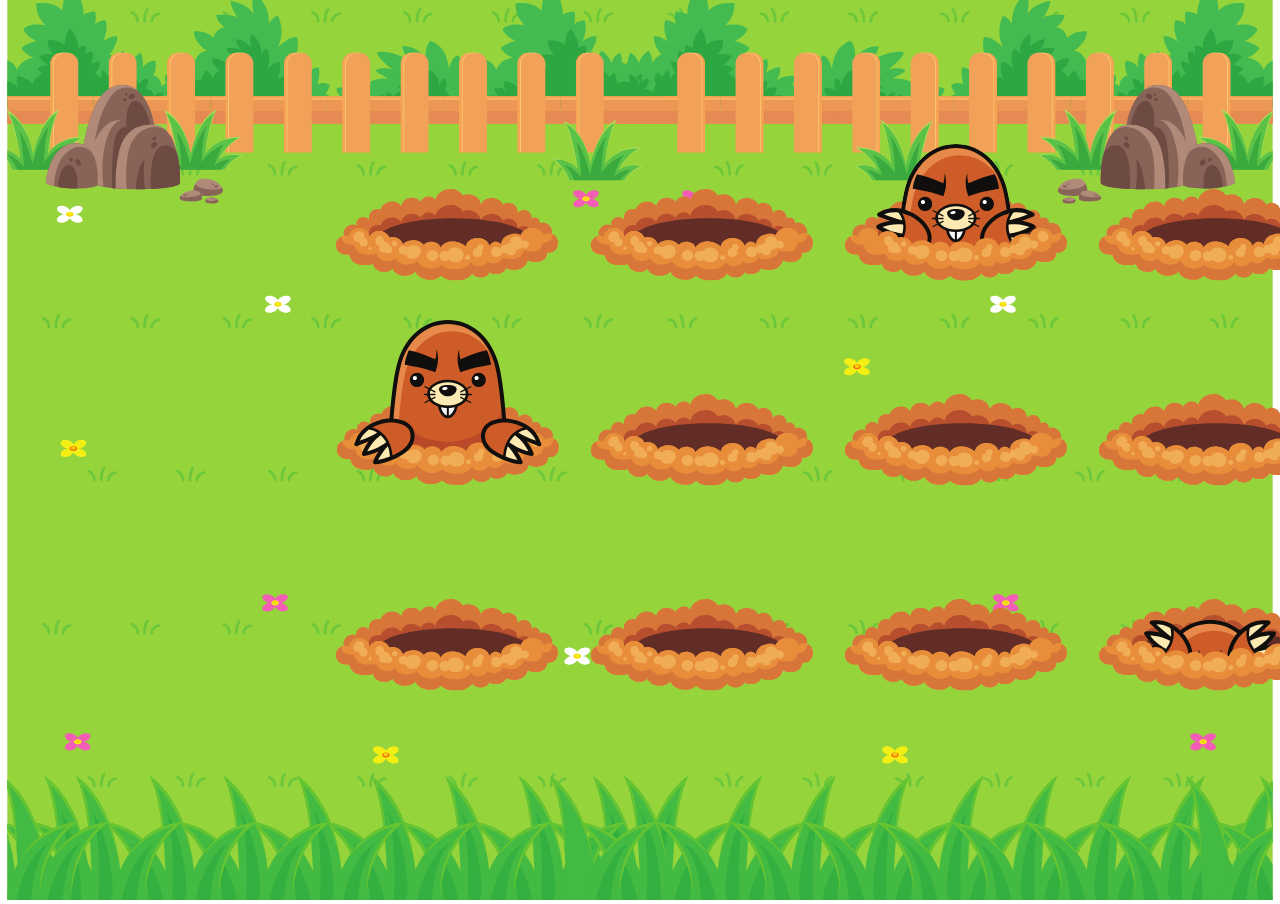
<file: Desafio das topeiras/index.html>
<!DOCTYPE html>
<html lang="en">
<head>
    <meta charset="UTF-8">
    <meta http-equiv="X-UA-Compatible" content="IE=edge">
    <meta name="viewport" content="width=device-width, initial-scale=1.0">
    <title>Document</title>
    <link rel="stylesheet" href="style.css">
</head>
<body>
    
        <img src="images/fundo.svg" alt="cenario" id="cenario">
    
        <div class="topeiras">
            <div class="topeira">
                <img src="images/toupeira6.svg" alt="">
            </div> 
            <div class="topeira">
                <img src="images/toupeira6.svg" alt="">
            </div> 
            <div class="topeira">
                <img src="images/toupeira2.svg" alt="">
            </div>
            <div class="topeira">
                <img src="images/toupeira6.svg" alt="">
            </div> 
            <div class="topeira">
                <img src="images/toupeira3.svg" alt="">
            </div>
            <div class="topeira">
                <img src="images/toupeira6.svg" alt="">
            </div> 
            <div class="topeira">
                <img src="images/toupeira6.svg" alt="">
            </div> 
            <div class="topeira">
                <img src="images/toupeira6.svg" alt="">
            </div> 
            <div class="topeira">
                <img src="images/toupeira6.svg" alt="">
            </div> 
            <div class="topeira">
                <img src="images/toupeira6.svg" alt="">
            </div> 
            <div class="topeira">
                <img src="images/toupeira6.svg" alt="">
            </div> 
            <div class="topeira">
                <img src="images/toupeira1.svg" alt="">
            </div>
           
        </div>

</body>
</html>
</file>
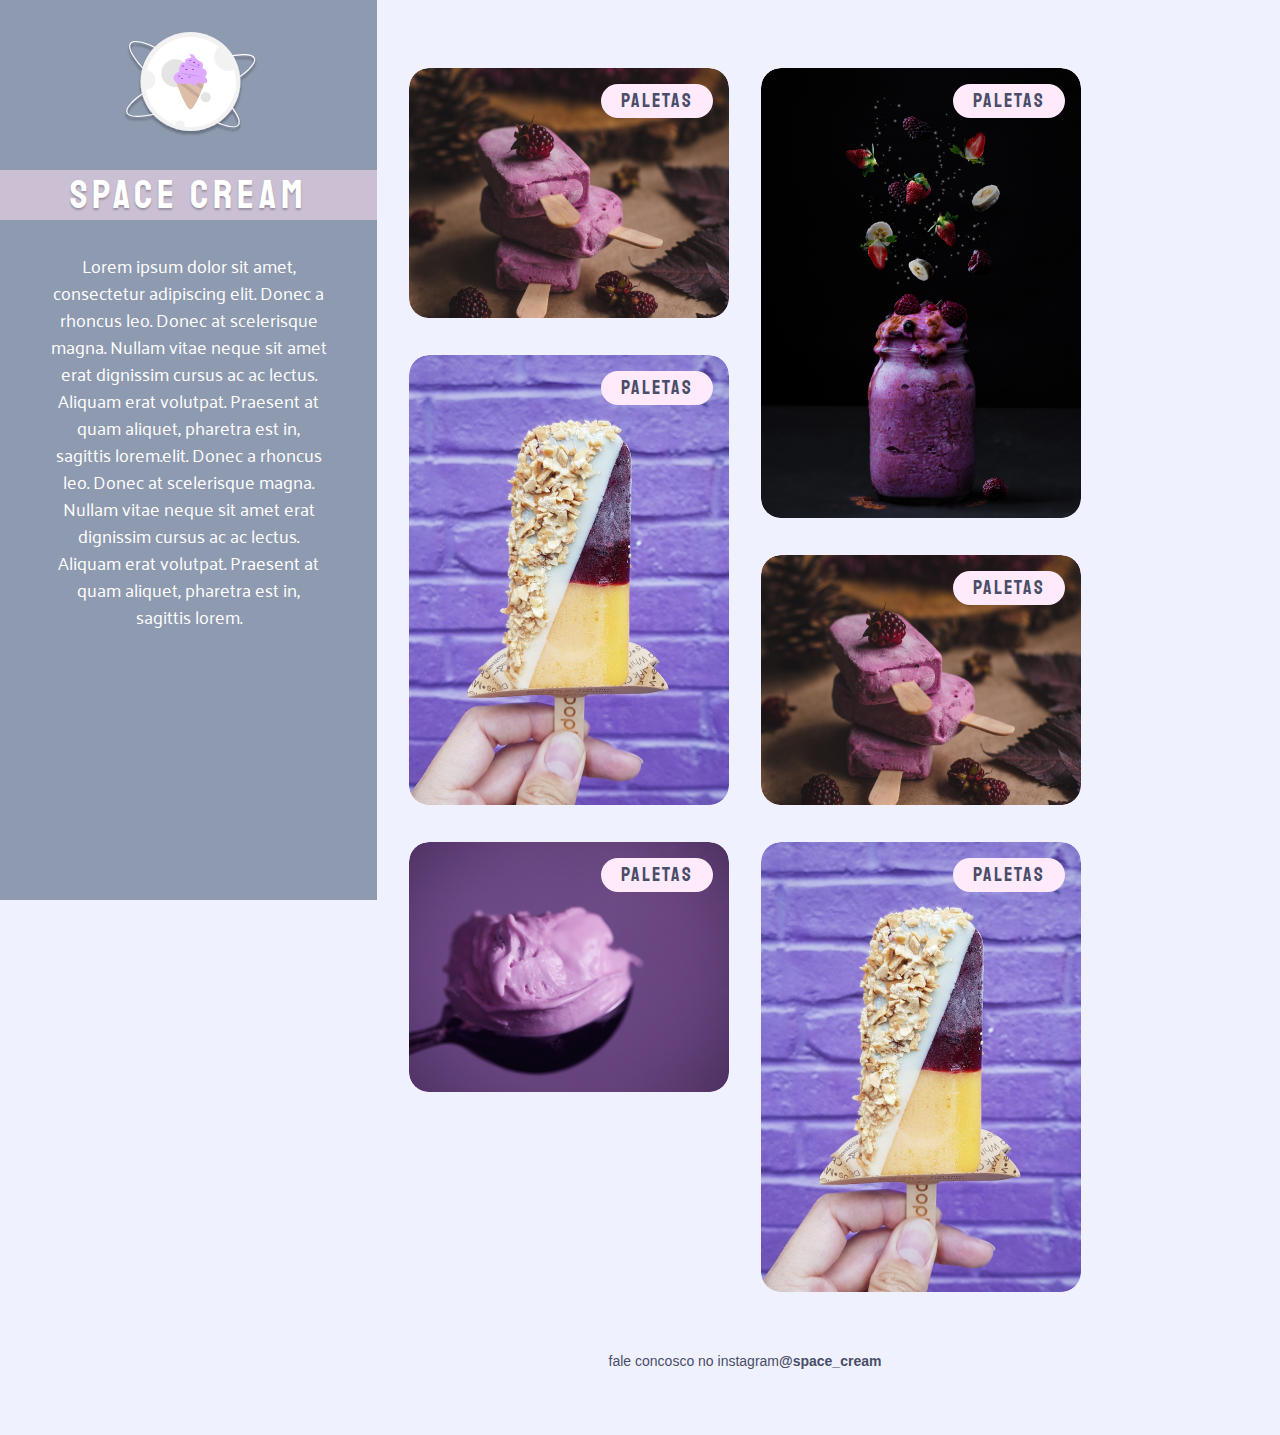
<file: Grid - Advanced/index.html>
<!DOCTYPE html>
<html lang="en">

<head>
  <meta charset="UTF-8" />
  <meta http-equiv="X-UA-Compatible" content="IE=edge" />
  <meta name="viewport" content="width=device-width, initial-scale=1.0" />
  <title>Space Cream</title>
  <link rel="preconnect" href="https://fonts.googleapis.com" />
  <link rel="preconnect" href="https://fonts.gstatic.com" crossorigin />
  <link href="https://fonts.googleapis.com/css2?family=Palanquin&family=Staatliches&Open+Sans&display=swap"
    rel="stylesheet" />
  <link rel="stylesheet" href="style.css" />
</head>

<body>
  <div class="container">
    <header>
      <img src="images/logo (1).svg" alt="Imagem de um sorvete roxo" id="logo-mobile" />

      <svg id="logo-desktop" width="250" height="170" viewBox="0 0 218 167" fill="none"
        xmlns="http://www.w3.org/2000/svg">
        <g filter="url(#filter0_d_3_31)">
          <path
            d="M120.734 108.348C64.0103 132.473 15.6142 140.797 10.5554 127.3C7.52245 119.207 20.5606 105.291 46.3268 89.1199C46.4182 89.0614 46.5194 89.022 46.6246 89.0038C46.7298 88.9856 46.8369 88.9891 46.9398 89.0139C47.0427 89.0388 47.1395 89.0845 47.2244 89.1486C47.3094 89.2127 47.3809 89.2939 47.435 89.3875C47.4891 89.4811 47.5247 89.5852 47.5396 89.6941C47.5546 89.8029 47.5488 89.9143 47.5223 90.0218C47.4959 90.1293 47.4495 90.2308 47.3857 90.3206C47.3219 90.4105 47.242 90.4868 47.1506 90.5452L47.1479 90.5469L47.1389 90.5525C22.8673 105.786 9.42788 119.621 12.0652 126.657C16.6399 138.863 66.1374 129.768 120.152 106.795C174.166 83.8232 215.934 54.104 211.36 41.8982C208.711 34.8318 189.914 34.6878 162.302 41.5229C162.199 41.5492 162.091 41.5541 161.987 41.5373C161.882 41.5206 161.782 41.4825 161.693 41.4253C161.603 41.3681 161.526 41.2928 161.465 41.2039C161.404 41.1149 161.361 41.0139 161.339 40.9068C161.316 40.7996 161.314 40.6883 161.332 40.5792C161.351 40.4701 161.39 40.3654 161.447 40.2711C161.505 40.1767 161.579 40.0946 161.666 40.0293C161.753 39.964 161.852 39.9169 161.955 39.8906L161.958 39.89L161.963 39.8885C191.27 32.6338 209.825 33.1323 212.869 41.256C217.928 54.7536 177.457 84.224 120.734 108.348Z"
            fill="white" class="svg-elem-1"></path>
          <path
            d="M85.5661 102.158C37.5877 65.794 7.1441 28.5684 16.2586 17.41C21.7231 10.7202 39.9156 14.8443 66.1709 28.7256C66.265 28.7743 66.3475 28.841 66.4137 28.9219C66.48 29.0027 66.5286 29.0962 66.557 29.1968C66.5853 29.2975 66.5927 29.4035 66.5788 29.5086C66.5649 29.6138 66.5299 29.7161 66.4758 29.8098C66.4218 29.9034 66.3498 29.9866 66.2638 30.0544C66.1779 30.1223 66.0798 30.1736 65.975 30.2053C65.8703 30.2371 65.761 30.2487 65.6534 30.2395C65.5458 30.2303 65.442 30.2006 65.3479 30.1518L65.3452 30.1504L65.3361 30.1456C40.6034 17.0697 22.2874 12.5606 17.5357 18.3779C9.29344 28.4685 40.9277 66.2469 86.6147 100.874C132.302 135.501 177.862 156.23 186.105 146.139C190.876 140.298 181.942 124.131 162.788 103.948C162.716 103.872 162.659 103.783 162.623 103.685C162.587 103.586 162.571 103.482 162.577 103.376C162.583 103.27 162.61 103.166 162.657 103.069C162.704 102.971 162.769 102.883 162.85 102.809C162.931 102.736 163.025 102.678 163.128 102.638C163.23 102.599 163.339 102.58 163.447 102.581C163.556 102.582 163.662 102.605 163.76 102.647C163.858 102.688 163.946 102.749 164.018 102.825L164.02 102.827L164.024 102.831C184.354 124.253 192.867 140.391 187.382 147.107C178.267 158.266 133.544 138.521 85.5661 102.158Z"
            fill="white" class="svg-elem-2"></path>
          <path
            d="M111.319 156C154.75 156 189.957 121.078 189.957 78C189.957 34.9218 154.75 0 111.319 0C67.8885 0 32.6809 34.9218 32.6809 78C32.6809 121.078 67.8885 156 111.319 156Z"
            fill="#F2F2F2" class="svg-elem-3"></path>
          <path
            d="M182.986 78.9757C182.987 88.2983 181.136 97.5297 177.539 106.143C173.943 114.756 168.671 122.582 162.025 129.174C155.379 135.766 147.489 140.995 138.805 144.562C130.122 148.13 120.815 149.965 111.416 149.965C103.039 149.96 94.7266 148.507 86.8527 145.67C74.5411 141.221 63.6959 133.508 55.498 123.369C47.3 113.23 42.0634 101.055 40.3584 88.1683C38.6533 75.282 40.5451 62.1787 45.8278 50.285C51.1106 38.3913 59.5817 28.163 70.319 20.7138C81.0563 13.2646 93.6482 8.87989 106.724 8.03715C119.799 7.19441 132.857 9.9259 144.476 15.9342C156.095 21.9426 165.83 30.9975 172.62 42.1131C179.41 53.2287 182.995 65.9789 182.986 78.9757Z"
            fill="white" class="svg-elem-4"></path>
          <path
            d="M87.4626 86.7641C99.6622 86.7641 109.552 76.9546 109.552 64.854C109.552 52.7533 99.6622 42.9438 87.4626 42.9438C75.2629 42.9438 65.3732 52.7533 65.3732 64.854C65.3732 76.9546 75.2629 86.7641 87.4626 86.7641Z"
            fill="#E4E4E4" class="svg-elem-5"></path>
          <path
            d="M180.194 59.2829C175.406 61.5674 169.949 62.0641 164.823 60.6819C159.696 59.2998 155.243 56.1314 152.28 51.7574C149.318 47.3834 148.043 42.0968 148.691 36.8666C149.339 31.6364 151.865 26.8129 155.807 23.2802C167.521 32.4658 176.048 45.0537 180.194 59.2829Z"
            fill="#F2F2F2" class="svg-elem-6"></path>
          <path
            d="M135.273 110.526C139.665 110.526 143.225 106.995 143.225 102.639C143.225 98.2824 139.665 94.751 135.273 94.751C130.881 94.751 127.321 98.2824 127.321 102.639C127.321 106.995 130.881 110.526 135.273 110.526Z"
            fill="#E4E4E4" class="svg-elem-7"></path>
          <path
            d="M102.58 147.335C102.58 148.028 102.488 148.717 102.307 149.386C97.0301 148.731 91.8457 147.485 86.8528 145.67C87.2675 143.767 88.3771 142.083 89.9681 140.943C91.5591 139.802 93.5191 139.286 95.471 139.492C97.423 139.699 99.2289 140.614 100.541 142.062C101.854 143.51 102.58 145.388 102.58 147.335Z"
            fill="#F2F2F2" class="svg-elem-8"></path>
          <path
            d="M55.7509 75.4701C55.7505 79.4718 54.2171 83.3238 51.461 86.2463C48.705 89.1687 44.9323 90.9431 40.9069 91.2103C39.0848 80.7925 39.616 70.1035 42.462 59.9139C46.1746 60.5279 49.5475 62.428 51.9807 65.2764C54.4139 68.1247 55.7499 71.7367 55.7509 75.4701Z"
            fill="#F2F2F2" class="svg-elem-9"></path>
          <path
            d="M135.03 76.4122C135.03 76.4122 133.722 80.0187 131.681 85.2005C131.021 86.8837 130.282 88.7314 129.485 90.6762C128.375 93.3845 127.152 96.2815 125.871 99.1785C125.083 100.962 124.274 102.742 123.456 104.482C119.057 113.807 114.373 121.886 111.303 121.999C104.408 122.252 89.636 81.3377 88.0238 76.8168C87.9294 76.5525 87.8808 76.4122 87.8808 76.4122H135.03Z"
            fill="#DDBEA9" class="svg-elem-10"></path>
          <path opacity="0.1"
            d="M131.681 85.2005C131.021 86.8837 130.282 88.7314 129.485 90.6762L111.218 76.4122H120.426L131.681 85.2005Z"
            fill="black" class="svg-elem-11"></path>
          <path opacity="0.1"
            d="M125.871 99.1785C125.083 100.962 124.274 102.742 123.456 104.482L88.0238 76.8168C87.9294 76.5525 87.8808 76.4122 87.8808 76.4122H96.7145L125.871 99.1785Z"
            fill="black" class="svg-elem-12"></path>
          <path
            d="M112.273 40.1752C110.112 41.6935 106.694 41.1194 104.617 42.7274C103.196 43.8273 102.817 45.7082 103.204 47.345C103.592 48.9818 104.622 50.4342 105.659 51.8316C106.374 52.7959 107.116 53.7679 108.121 54.5014C109.527 55.5269 111.33 56.0042 113.098 56.3877C116.948 57.2224 120.879 57.7277 124.838 57.8967C126.603 57.972 128.603 57.8967 129.792 56.7375C130.485 56.0625 130.763 55.1374 130.966 54.2427C131.284 52.8431 131.46 51.3363 130.804 50.0327C130.265 48.9612 129.227 48.158 128.176 47.4449C124.88 45.2083 120.998 43.3565 118.986 40.1373C118.186 38.8576 117.693 37.3748 116.481 36.382C114.901 35.0879 111.386 34.5588 109.526 35.4232C109.813 36.0042 113.569 39.2651 112.273 40.1752Z"
            fill="#DEAAFF" class="svg-elem-13"></path>
          <path
            d="M94.1099 55.2652C93.469 57.2359 92.8786 59.3209 93.4182 61.3153C94.1297 63.9447 96.7296 65.914 99.5816 66.8712C102.434 67.8284 105.544 67.9401 108.591 68.0411L124.546 68.5695C126.551 68.6359 128.595 68.7088 130.479 69.32C132.032 69.8238 133.878 70.6533 135.173 69.741C135.76 69.3272 136.024 68.6573 136.233 68.0183C136.911 65.9392 137.29 63.6562 136.378 61.6486C135.333 59.3481 132.756 57.8365 130.081 57.1139C127.405 56.3913 124.572 56.3209 121.792 56.0481C118.972 55.7711 116.184 55.2817 113.457 54.5851C111.178 54.0026 108.869 53.234 107.183 51.7545C106.271 50.9541 105.581 49.9781 104.721 49.1334C99.7973 44.2946 95.3209 51.5414 94.1099 55.2652Z"
            fill="#DEAAFF" class="svg-elem-14"></path>
          <path
            d="M90.6039 64.3186C89.0521 64.935 87.706 65.8963 86.6961 67.1094C85.6862 68.3225 85.0467 69.7463 84.8396 71.2429C84.6324 72.7395 84.8645 74.2582 85.5136 75.6518C86.1626 77.0455 87.2064 78.267 88.5441 79.1979C90.9735 80.8886 94.1527 81.4765 97.233 81.6733C100.241 81.8655 103.262 81.7333 106.273 81.601L132.922 80.4306C134.484 80.362 136.252 80.2026 137.205 79.1033C137.917 78.2829 137.959 77.1513 137.789 76.1273C137.178 72.4436 134.041 69.1824 130.035 68.066C128.525 67.6449 126.934 67.5117 125.357 67.3809L113.934 66.433C112.396 66.3054 110.848 66.1764 109.357 65.817C104.84 64.7281 100.803 61.5489 96.152 62.0196C92.9966 62.339 90.3986 64.2978 88.1065 66.2472"
            fill="#DEAAFF" class="svg-elem-15"></path>
          <path opacity="0.1" d="M105.524 48.359C105.524 48.359 109.252 54.3283 128.377 56.7385Z" fill="black"
            class="svg-elem-16"></path>
          <path opacity="0.1" d="M94.9449 63.9936C94.9449 63.9936 101.874 70.2082 130.467 70.2082Z" fill="black"
            class="svg-elem-17"></path>
          <path
            d="M110.999 45.3918C112.007 45.3918 112.824 45.1503 112.824 44.8524C112.824 44.5544 112.007 44.3129 110.999 44.3129C109.991 44.3129 109.174 44.5544 109.174 44.8524C109.174 45.1503 109.991 45.3918 110.999 45.3918Z"
            fill="#7D1AAB" class="svg-elem-18"></path>
          <path
            d="M117.083 48.8984C118.091 48.8984 118.908 48.6569 118.908 48.3589C118.908 48.061 118.091 47.8195 117.083 47.8195C116.075 47.8195 115.258 48.061 115.258 48.3589C115.258 48.6569 116.075 48.8984 117.083 48.8984Z"
            fill="#7D1AAB" class="svg-elem-19"></path>
          <path
            d="M124.079 52.6749C125.087 52.6749 125.905 52.4333 125.905 52.1354C125.905 51.8374 125.087 51.5959 124.079 51.5959C123.071 51.5959 122.254 51.8374 122.254 52.1354C122.254 52.4333 123.071 52.6749 124.079 52.6749Z"
            fill="#7D1AAB" class="svg-elem-20"></path>
          <path
            d="M99.7442 54.2933C100.752 54.2933 101.569 54.0518 101.569 53.7538C101.569 53.4559 100.752 53.2144 99.7442 53.2144C98.7362 53.2144 97.919 53.4559 97.919 53.7538C97.919 54.0518 98.7362 54.2933 99.7442 54.2933Z"
            fill="#7D1AAB" class="svg-elem-21"></path>
          <path
            d="M115.258 59.4184C116.266 59.4184 117.083 59.1769 117.083 58.879C117.083 58.581 116.266 58.3395 115.258 58.3395C114.25 58.3395 113.433 58.581 113.433 58.879C113.433 59.1769 114.25 59.4184 115.258 59.4184Z"
            fill="#7D1AAB" class="svg-elem-22"></path>
          <path
            d="M93.3561 69.9384C94.3641 69.9384 95.1813 69.6969 95.1813 69.3989C95.1813 69.101 94.3641 68.8594 93.3561 68.8594C92.3481 68.8594 91.531 69.101 91.531 69.3989C91.531 69.6969 92.3481 69.9384 93.3561 69.9384Z"
            fill="#7D1AAB" class="svg-elem-23"></path>
          <path
            d="M104.916 59.9579C105.924 59.9579 106.741 59.7164 106.741 59.4185C106.741 59.1205 105.924 58.879 104.916 58.879C103.907 58.879 103.09 59.1205 103.09 59.4185C103.09 59.7164 103.907 59.9579 104.916 59.9579Z"
            fill="#7D1AAB" class="svg-elem-24"></path>
          <path
            d="M97.919 73.9846C98.927 73.9846 99.7442 73.7431 99.7442 73.4451C99.7442 73.1472 98.927 72.9056 97.919 72.9056C96.911 72.9056 96.0939 73.1472 96.0939 73.4451C96.0939 73.7431 96.911 73.9846 97.919 73.9846Z"
            fill="#7D1AAB" class="svg-elem-25"></path>
          <path
            d="M109.782 71.5569C110.79 71.5569 111.608 71.3153 111.608 71.0174C111.608 70.7194 110.79 70.4779 109.782 70.4779C108.774 70.4779 107.957 70.7194 107.957 71.0174C107.957 71.3153 108.774 71.5569 109.782 71.5569Z"
            fill="#7D1AAB" class="svg-elem-26"></path>
          <path
            d="M116.931 84.5046C118.023 84.5046 118.908 82.8742 118.908 80.863C118.908 78.8519 118.023 77.2215 116.931 77.2215C115.839 77.2215 114.954 78.8519 114.954 80.863C114.954 82.8742 115.839 84.5046 116.931 84.5046Z"
            fill="#DEAAFF" class="svg-elem-27"></path>
          <path
            d="M119.365 85.8532C120.457 85.8532 121.342 84.2229 121.342 82.2117C121.342 80.2006 120.457 78.5702 119.365 78.5702C118.273 78.5702 117.387 80.2006 117.387 82.2117C117.387 84.2229 118.273 85.8532 119.365 85.8532Z"
            fill="#DEAAFF" class="svg-elem-28"></path>
        </g>
        <defs>
          <filter id="filter0_d_3_31" x="6.12329" y="0" width="211.173" height="164" filterUnits="userSpaceOnUse"
            color-interpolation-filters="sRGB">
            <feFlood flood-opacity="0" result="BackgroundImageFix"></feFlood>
            <feColorMatrix in="SourceAlpha" type="matrix" values="0 0 0 0 0 0 0 0 0 0 0 0 0 0 0 0 0 0 127 0"
              result="hardAlpha"></feColorMatrix>
            <feOffset dy="4"></feOffset>
            <feGaussianBlur stdDeviation="2"></feGaussianBlur>
            <feComposite in2="hardAlpha" operator="out"></feComposite>
            <feColorMatrix type="matrix" values="0 0 0 0 0 0 0 0 0 0 0 0 0 0 0 0 0 0 0.25 0"></feColorMatrix>
            <feBlend mode="normal" in2="BackgroundImageFix" result="effect1_dropShadow_3_31"></feBlend>
            <feBlend mode="normal" in="SourceGraphic" in2="effect1_dropShadow_3_31" result="shape"></feBlend>
          </filter>
        </defs>
      </svg>


      <div class="title">
        <h1>Space Cream</h1>
      </div>
      <div class="intro-desktop">
        <p>
          Lorem ipsum dolor sit amet, consectetur adipiscing elit. Donec a
          rhoncus leo. Donec at scelerisque magna. Nullam vitae neque sit amet
          erat dignissim cursus ac ac lectus. Aliquam erat volutpat. Praesent
          at quam aliquet, pharetra est in, sagittis lorem.elit. Donec a
          rhoncus leo. Donec at scelerisque magna. Nullam vitae neque sit amet
          erat dignissim cursus ac ac lectus. Aliquam erat volutpat. Praesent
          at quam aliquet, pharetra est in, sagittis lorem.
        </p>
      </div>
    </header>

    <main>
      <div class="text">
        <p>
          Lorem ipsum dolor sit amet, consectetur adipiscing elit. Donec a
          rhoncus leo. Donec at scelerisque magna. Nullam vitae neque sit amet
          erat dignissim cursus ac ac lectus. Aliquam erat volutpat. Praesent
          at quam aliquet.
        </p>
      </div>
      <div class="cards">
        <div class="card">
          <span>Paletas</span>
          <img src="./images/sorvete1.png" alt="" />
        </div>
        <div class="card">
          <span>Paletas</span>
          <img src="./images/sorvete2.png" alt="" />
        </div>
        <div class="card">
          <span>Paletas</span>
          <img src="./images/sorvete1.png" alt="" />
        </div>
        <div class="card">
          <span>Paletas</span>
          <img src="./images/sorvete4.png" alt="" />
        </div>
        <div class="card">
          <span>Paletas</span>
          <img src="./images/sorvete3.png" alt="" />
        </div>
        <div class="card">
          <span>Paletas</span>
          <img src="./images/sorvete4.png" alt="" />
        </div>
      </div>

      <footer>
        <p> fale concosco no instagram<a href="https://instagram.com/space_cream">@space_cream</a></p>
      </footer>
    </main>
  </div>
</body>

</html>
</file>
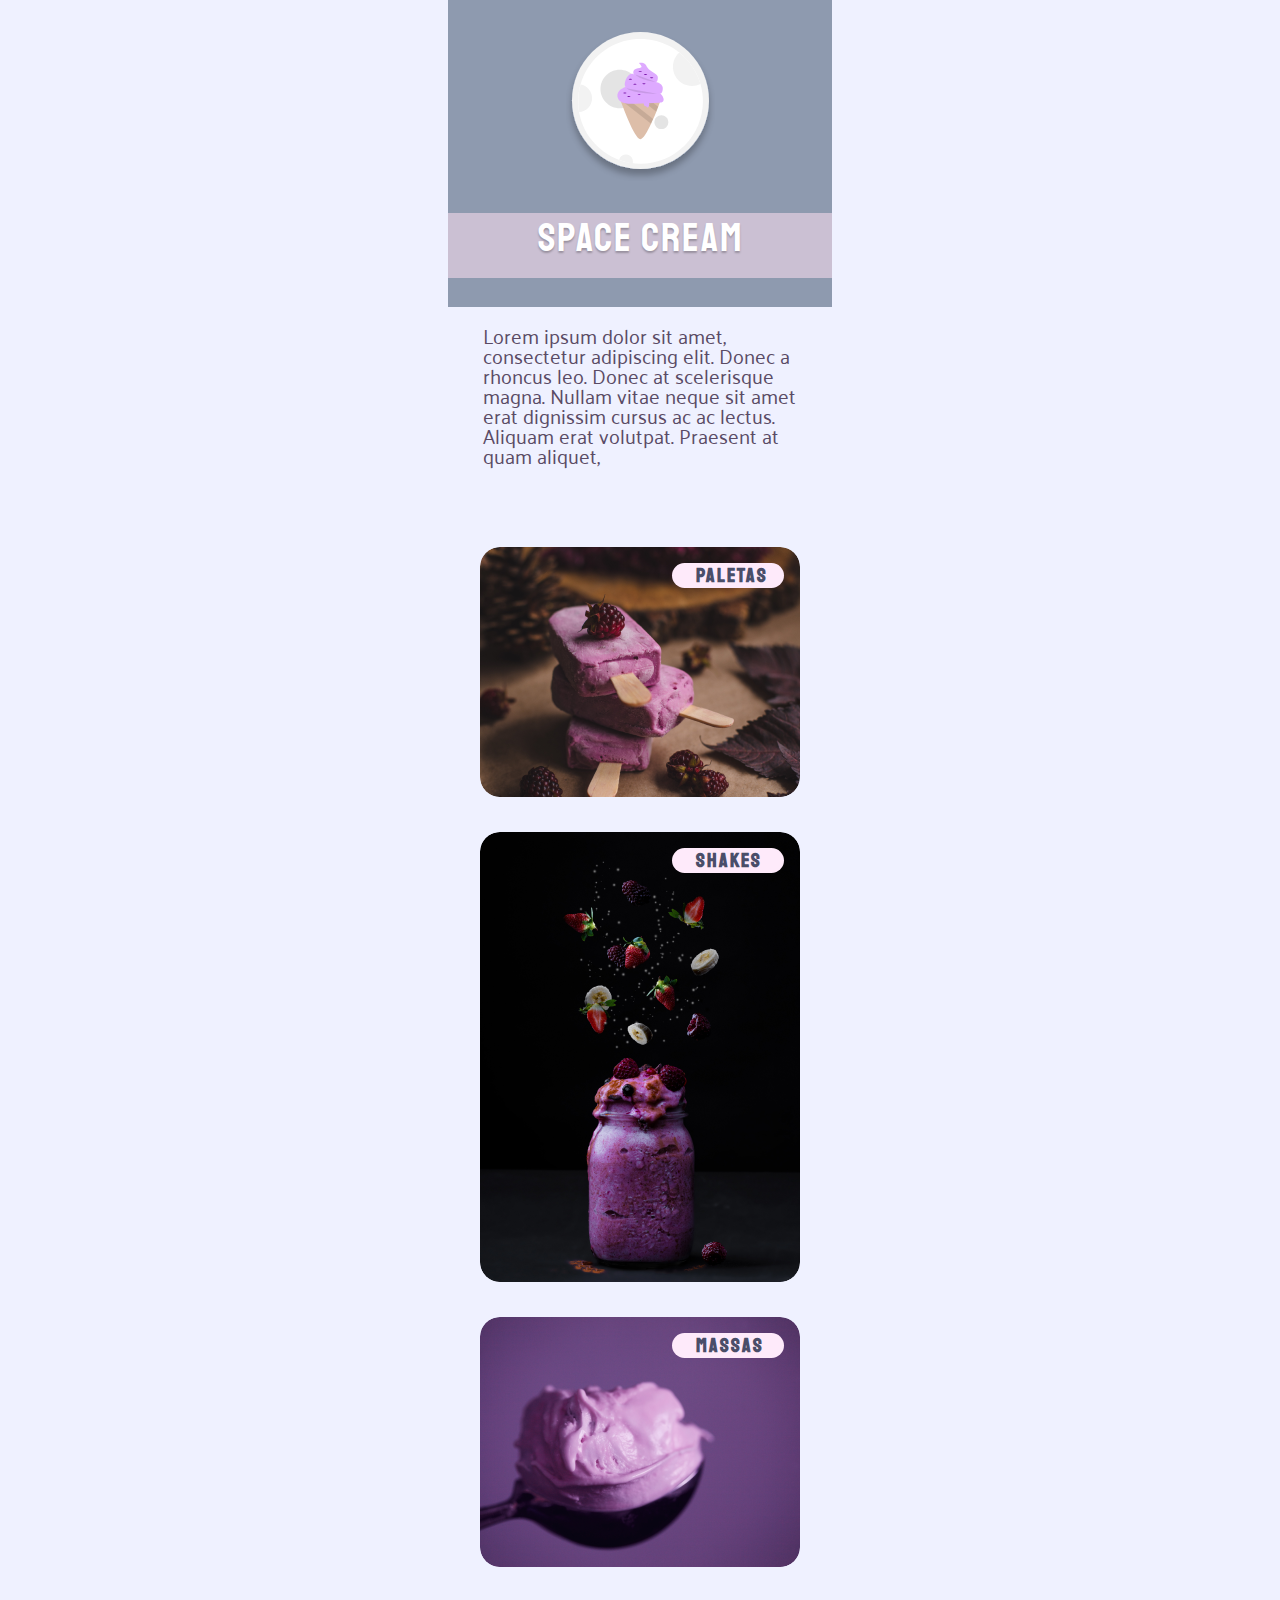
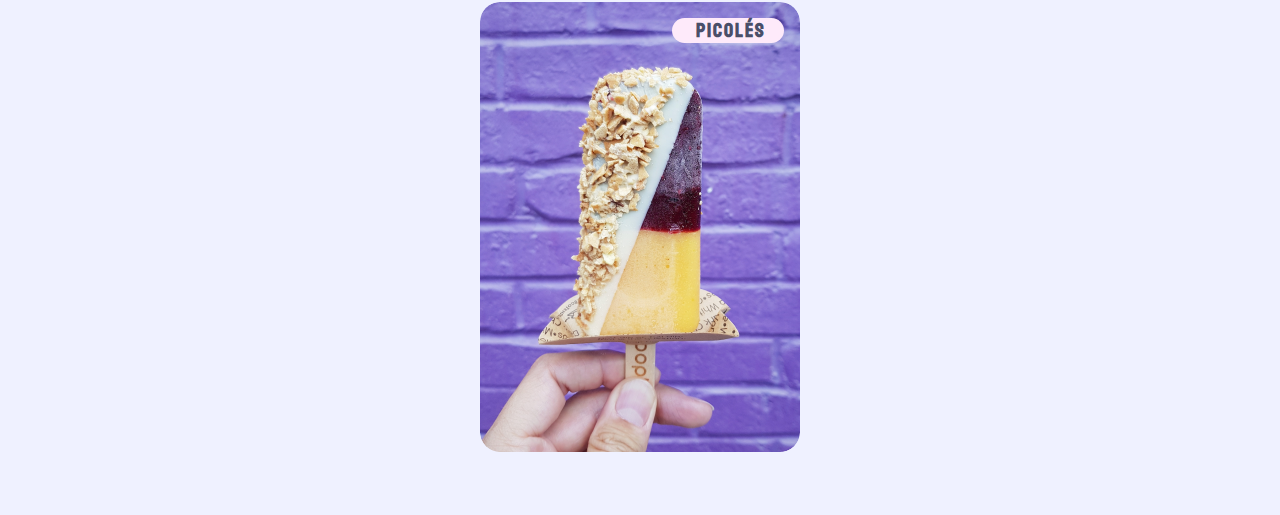
<file: Grid - mobile/index.html>
<!DOCTYPE html>
<html lang="en">
<head>
    <link rel="preconnect" href="https://fonts.googleapis.com">
    <link rel="preconnect" href="https://fonts.gstatic.com" crossorigin>

    <meta charset="UTF-8">
    <meta http-equiv="X-UA-Compatible" content="IE=edge">
    <meta name="viewport" content="width=device-width, initial-scale=1.0">
    <title>Document</title>

    <link rel="stylesheet" href="style.css">
    <link href="https://fonts.googleapis.com/css2?family=Palanquin&family=Staatliches&display=swap" rel="stylesheet">
</head>
<body>
    <div class="page">
        <header>
            <img src="images/logo (1).svg" alt="logo do sorvete">
            <div id="box-title">
                <h1>Space cream</h1>
            </div>
        </header>
        <main>
            <div class="text">
                <p>Lorem ipsum dolor sit amet, consectetur adipiscing elit. Donec a rhoncus leo. Donec at scelerisque magna. Nullam vitae neque sit amet erat dignissim cursus ac ac lectus. Aliquam erat volutpat. Praesent at quam aliquet, </p>
            </div>
            <div class="cards">
                <div class="card">
                    <img src="images/sorvete1.png" alt="picolé de morango">
                    <h2>PALETAS</h2>
                </div>
                <div class="card">
                    <img src="images/sorvete2.png" alt="milk shake com frutas vermelhas">
                    <h2>SHAKES</h2>
                </div>
                <div class="card">
                    <img src="images/sorvete3.png" alt="sorvete roxo cremoso">
                    <h2>MASSAS</h2>
                </div>
                <div class="card">
                    <img src="images/sorvete4.png" alt="picolé com amendoim">
                    <h2>PICOLÉS</h2>
                </div>
            </div>
        </main>
    </div>
</body>
</html>
</file>
<file: Desafio das topeiras/style.css>
* {
    margin: 0;
    padding: 0;
    box-sizing: border-box;
}

#cenario{
    width: 100%;
    height: 100vh;
    margin: 0 auto;
}

.topeiras {
    display: grid;
    gap: 2rem;
    position: absolute;
    top: 7rem;
    left: 21rem;
}

.topeiras {
    grid-template-areas: 
    'a b c d'
    'e f g h'
    'i j k l';
}

.topeiras .topeira:nth-child(1) {
    grid-area: a;
}
.topeiras .topeira:nth-child(2) {
    grid-area: b;
}
.topeiras .topeira:nth-child(3) {
    grid-area: c;
}
.topeiras .topeira:nth-child(4) {
    grid-area: d;
}
.topeiras .topeira:nth-child(5) {
    grid-area: e;
}
.topeiras .topeira:nth-child(6) {
    grid-area: f;
}
.topeiras .topeira:nth-child(7) {
    grid-area: g;
}
.topeiras .topeira:nth-child(8) {
    grid-area: h;
}
.topeiras .topeira:nth-child(9) {
    grid-area: i;
}
.topeiras .topeira:nth-child(10) {
    grid-area: j;
}
.topeiras .topeira:nth-child(11) {
    grid-area: k;
}
.topeiras .topeira:nth-child(12) {
    grid-area: l;
}

.topeira img:hover {
    transform: scale(1.1);
    cursor: grab;
    transition: all 400ms;
}

@keyframes topdown {
    0% {
        opacity: 0;
        transform: translateY(-15px);
    }

    100% {
        opacity: 1;
        transform: translateY(0);
    }
}
</file>
<file: Grid - Advanced/style.css>
* {
    margin: 0;
    padding: 0;
    box-sizing: border-box;
  }
  
  :root {
    font-size: 62.5%;
  }
  
  body {
    font-family: "Palanquin", sans-serif;
    background: #eff1ff;
    height: 100vh;
  }
  
  h1 {
    font-size: 4rem;
    color: #ffffff;
    font-weight: 400;
    text-shadow: 0px 2px 2px rgba(0, 0, 0, 0.25);
    -webkit-font-smoothing: antialiased;
  }
  
  h1,
  span {
    font-family: "Staatliches", cursive;
    text-transform: uppercase;
    letter-spacing: 0.5rem;
    line-height: 3.4rem;
  }
  
  header {
    background: #8e9aaf;
    display: grid;
    place-items: center;
  }
  
  #logo-mobile {
    padding: 3.2rem 0;
  }
  
  #logo-desktop {
    display: none;
  }
  
  footer {
    display: none;
  }
  
  .title {
    background: #cbc0d3;
    margin-bottom: 2.9rem;
    padding: 0.8rem;
    width: 100%;
    text-align: center;
  }
  
  main {
    display: flex;
    flex-direction: column;
    align-items: center;
    padding: 1.8rem 3.2rem 6rem;
  }
  
  .text {
    font-family: "Palanquin", sans-serif;
    text-align: center;
    padding: 0 3.2rem;
  
    font-weight: normal;
    font-size: 1.4rem;
    line-height: 2.5rem;
    color: #23053a;
    -webkit-font-smoothing: antialiased;
  }
  
  .intro-desktop {
    display: none;
  }
  
  .cards {
    display: grid;
    gap: 3.2rem;
    margin-top: 5rem;
  }
  
  .cards .card {
    position: relative;
    height: fit-content;
    overflow: hidden;
    border-radius: 2rem;
  }
  
  .card {
    animation: FadeInTop 700ms 175ms backwards;
  }
  
  .card img {
    transition: all 400ms;
  }
  
  .card img:hover {
    transform: scale(1.3);
    border-radius: 2rem;
    cursor: pointer;
  }
  
  .card span {
    animation: FadeInBottom 700ms 175ms backwards;
  }
  
  .cards .card span {
    font-size: 2rem;
    color: #4a4e69;
    position: absolute;
    top: 1.6rem;
    right: 1.6rem;
    background: #feeafa;
    border-radius: 2rem;
    width: 11.2rem;
    text-align: center;
    letter-spacing: 0.2rem;
    z-index: 10;
  }
  
  .cards .card img {
    width: 100%;
    border-radius: 2rem;
  }
  
  .cards .card:nth-child(1) {
    animation-delay: 200ms;
  }
  
  .cards .card:nth-child(2) {
    animation-delay: 300ms;
  }
  
  .cards .card:nth-child(3) {
    animation-delay: 400ms;
  }
  
  .cards .card:nth-child(4) {
    animation-delay: 500ms;
  }
  
  .cards .card:nth-child(5) {
    animation-delay: 600ms;
  }
  
  .cards .card:nth-child(6) {
    animation-delay: 700ms;
  }
  
  @keyframes FadeInTop {
    from {
      opacity: 0;
      transform: translateY(2rem);
    }
  
    to {
      opacity: 1;
      transform: translateY(0);
    }
  }
  
  @keyframes FadeInBottom {
    from {
      opacity: 0;
      transform: translateY(-2.5rem);
    }
  
    to {
      opacity: 1;
      transform: translateY(0);
    }
  }
  
  @keyframes SlideIn {
    from {
      opacity: 0;
      transform: translateX(-38rem);
    }
  
    to {
      opacity: 1;
      transform: translateX(0);
    }
  }
  
  @keyframes LogoRotate {
    from {
      transform: rotateY(360deg);
    }
  }
  
  @media (min-width: 900px) {
    .container {
      display: flex;
    }
  
    header {
      width: 37.7rem;
      height: 100vh;
      position: fixed;
      display: flex;
      flex-direction: column;
      animation: SlideIn 700ms 350ms backwards;
    }
  
    .title {
      margin-bottom: 3.2rem;
    }
  
    .text {
      display: none;
    }
  
    .intro-desktop {
      display: block;
      color: #ffffff;
      font-size: 1.8rem;
      line-height: 1.5;
      width: 28rem;
      text-align: center;
    }
  
    .cards {
      margin-left: 37.7rem;
      grid-template-areas:
        "A B"
        "C B"
        "C D"
        "E F";
    }
    .cards .card:nth-child(1) {
      grid-area: A;
    }
  
    .cards .card:nth-child(2) {
      grid-area: B;
    }
  
    .cards .card:nth-child(3) {
      grid-area: D;
    }
  
    .cards .card:nth-child(4) {
      grid-area: C;
    }
  
    .cards .card:nth-child(5) {
      grid-area: E;
    }
  
    .cards .card:nth-child(6) {
      grid-area: F;
    }
  
    #logo-mobile {
      display: none;
    }
  
    #logo-desktop {
      display: block;
      padding: 3.2rem 0;
      animation: LogoRotate 10s 2s infinite;
    }
  
    footer {
      padding-top: 5rem;
      margin-left: 37.7rem;
      display: block;
    }
  
    footer p {
      font-size: 1.4rem;
      font-family: "Open Sans", sans-serif;
      font-weight: 400;
      color: #4a4e69;
      line-height: 28px;
    }
  
    footer p a {
      font-weight: 700;
      text-decoration: none;
      color: #4a4e69;
    }
  }
  
  @media (min-width: 1440px) {
    .cards {
      grid-template-areas:
        "A B C"
        "D B E"
        "D F E";
    }
  
    .cards .card:nth-child(1) {
      grid-area: A;
    }
  
    .cards .card:nth-child(2) {
      grid-area: B;
    }
  
    .cards .card:nth-child(3) {
      grid-area: C;
    }
  
    .cards .card:nth-child(4) {
      grid-area: D;
    }
  
    .cards .card:nth-child(5) {
      grid-area: F;
    }
  
    .cards .card:nth-child(6) {
      grid-area: E;
    }
  }
  
  /***************************************************
   * Generated by SVG Artista on 12/7/2022, 6:38:47 PM
   * MIT license (https://opensource.org/licenses/MIT)
   * W. https://svgartista.net
   **************************************************/
  
  @-webkit-keyframes animate-svg-fill-1 {
    0% {
      fill: transparent;
    }
  
    100% {
      fill: rgb(255, 255, 255);
    }
  }
  
  @keyframes animate-svg-fill-1 {
    0% {
      fill: transparent;
    }
  
    100% {
      fill: rgb(255, 255, 255);
    }
  }
  
  .svg-elem-1 {
    -webkit-animation: animate-svg-fill-1 0.7s cubic-bezier(0.47, 0, 0.745, 0.715)
      0.8s both;
    animation: animate-svg-fill-1 0.7s cubic-bezier(0.47, 0, 0.745, 0.715) 0.8s
      both;
  }
  
  @-webkit-keyframes animate-svg-fill-2 {
    0% {
      fill: transparent;
    }
  
    100% {
      fill: rgb(255, 255, 255);
    }
  }
  
  @keyframes animate-svg-fill-2 {
    0% {
      fill: transparent;
    }
  
    100% {
      fill: rgb(255, 255, 255);
    }
  }
  
  .svg-elem-2 {
    -webkit-animation: animate-svg-fill-2 0.7s cubic-bezier(0.47, 0, 0.745, 0.715)
      0.9s both;
    animation: animate-svg-fill-2 0.7s cubic-bezier(0.47, 0, 0.745, 0.715) 0.9s
      both;
  }
  
  @-webkit-keyframes animate-svg-fill-3 {
    0% {
      fill: transparent;
    }
  
    100% {
      fill: rgb(242, 242, 242);
    }
  }
  
  @keyframes animate-svg-fill-3 {
    0% {
      fill: transparent;
    }
  
    100% {
      fill: rgb(242, 242, 242);
    }
  }
  
  .svg-elem-3 {
    -webkit-animation: animate-svg-fill-3 0.7s cubic-bezier(0.47, 0, 0.745, 0.715)
      1s both;
    animation: animate-svg-fill-3 0.7s cubic-bezier(0.47, 0, 0.745, 0.715) 1s both;
  }
  
  @-webkit-keyframes animate-svg-fill-4 {
    0% {
      fill: transparent;
    }
  
    100% {
      fill: rgb(255, 255, 255);
    }
  }
  
  @keyframes animate-svg-fill-4 {
    0% {
      fill: transparent;
    }
  
    100% {
      fill: rgb(255, 255, 255);
    }
  }
  
  .svg-elem-4 {
    -webkit-animation: animate-svg-fill-4 0.7s cubic-bezier(0.47, 0, 0.745, 0.715)
      1.1s both;
    animation: animate-svg-fill-4 0.7s cubic-bezier(0.47, 0, 0.745, 0.715) 1.1s
      both;
  }
  
  @-webkit-keyframes animate-svg-fill-5 {
    0% {
      fill: transparent;
    }
  
    100% {
      fill: rgb(228, 228, 228);
    }
  }
  
  @keyframes animate-svg-fill-5 {
    0% {
      fill: transparent;
    }
  
    100% {
      fill: rgb(228, 228, 228);
    }
  }
  
  .svg-elem-5 {
    -webkit-animation: animate-svg-fill-5 0.7s cubic-bezier(0.47, 0, 0.745, 0.715)
      1.2000000000000002s both;
    animation: animate-svg-fill-5 0.7s cubic-bezier(0.47, 0, 0.745, 0.715)
      1.2000000000000002s both;
  }
  
  @-webkit-keyframes animate-svg-fill-6 {
    0% {
      fill: transparent;
    }
  
    100% {
      fill: rgb(242, 242, 242);
    }
  }
  
  @keyframes animate-svg-fill-6 {
    0% {
      fill: transparent;
    }
  
    100% {
      fill: rgb(242, 242, 242);
    }
  }
  
  .svg-elem-6 {
    -webkit-animation: animate-svg-fill-6 0.7s cubic-bezier(0.47, 0, 0.745, 0.715)
      1.3s both;
    animation: animate-svg-fill-6 0.7s cubic-bezier(0.47, 0, 0.745, 0.715) 1.3s
      both;
  }
  
  @-webkit-keyframes animate-svg-fill-7 {
    0% {
      fill: transparent;
    }
  
    100% {
      fill: rgb(228, 228, 228);
    }
  }
  
  @keyframes animate-svg-fill-7 {
    0% {
      fill: transparent;
    }
  
    100% {
      fill: rgb(228, 228, 228);
    }
  }
  
  .svg-elem-7 {
    -webkit-animation: animate-svg-fill-7 0.7s cubic-bezier(0.47, 0, 0.745, 0.715)
      1.4000000000000001s both;
    animation: animate-svg-fill-7 0.7s cubic-bezier(0.47, 0, 0.745, 0.715)
      1.4000000000000001s both;
  }
  
  @-webkit-keyframes animate-svg-fill-8 {
    0% {
      fill: transparent;
    }
  
    100% {
      fill: rgb(242, 242, 242);
    }
  }
  
  @keyframes animate-svg-fill-8 {
    0% {
      fill: transparent;
    }
  
    100% {
      fill: rgb(242, 242, 242);
    }
  }
  
  .svg-elem-8 {
    -webkit-animation: animate-svg-fill-8 0.7s cubic-bezier(0.47, 0, 0.745, 0.715)
      1.5s both;
    animation: animate-svg-fill-8 0.7s cubic-bezier(0.47, 0, 0.745, 0.715) 1.5s
      both;
  }
  
  @-webkit-keyframes animate-svg-fill-9 {
    0% {
      fill: transparent;
    }
  
    100% {
      fill: rgb(242, 242, 242);
    }
  }
  
  @keyframes animate-svg-fill-9 {
    0% {
      fill: transparent;
    }
  
    100% {
      fill: rgb(242, 242, 242);
    }
  }
  
  .svg-elem-9 {
    -webkit-animation: animate-svg-fill-9 0.7s cubic-bezier(0.47, 0, 0.745, 0.715)
      1.6s both;
    animation: animate-svg-fill-9 0.7s cubic-bezier(0.47, 0, 0.745, 0.715) 1.6s
      both;
  }
  
  @-webkit-keyframes animate-svg-fill-10 {
    0% {
      fill: transparent;
    }
  
    100% {
      fill: rgb(221, 190, 169);
    }
  }
  
  @keyframes animate-svg-fill-10 {
    0% {
      fill: transparent;
    }
  
    100% {
      fill: rgb(221, 190, 169);
    }
  }
  
  .svg-elem-10 {
    -webkit-animation: animate-svg-fill-10 0.7s
      cubic-bezier(0.47, 0, 0.745, 0.715) 1.7000000000000002s both;
    animation: animate-svg-fill-10 0.7s cubic-bezier(0.47, 0, 0.745, 0.715)
      1.7000000000000002s both;
  }
  
  @-webkit-keyframes animate-svg-fill-11 {
    0% {
      fill: transparent;
    }
  
    100% {
      fill: rgb(0, 0, 0);
    }
  }
  
  @keyframes animate-svg-fill-11 {
    0% {
      fill: transparent;
    }
  
    100% {
      fill: rgb(0, 0, 0);
    }
  }
  
  .svg-elem-11 {
    -webkit-animation: animate-svg-fill-11 0.7s
      cubic-bezier(0.47, 0, 0.745, 0.715) 1.8s both;
    animation: animate-svg-fill-11 0.7s cubic-bezier(0.47, 0, 0.745, 0.715) 1.8s
      both;
  }
  
  @-webkit-keyframes animate-svg-fill-12 {
    0% {
      fill: transparent;
    }
  
    100% {
      fill: rgb(0, 0, 0);
    }
  }
  
  @keyframes animate-svg-fill-12 {
    0% {
      fill: transparent;
    }
  
    100% {
      fill: rgb(0, 0, 0);
    }
  }
  
  .svg-elem-12 {
    -webkit-animation: animate-svg-fill-12 0.7s
      cubic-bezier(0.47, 0, 0.745, 0.715) 1.9000000000000001s both;
    animation: animate-svg-fill-12 0.7s cubic-bezier(0.47, 0, 0.745, 0.715)
      1.9000000000000001s both;
  }
  
  @-webkit-keyframes animate-svg-fill-13 {
    0% {
      fill: transparent;
    }
  
    100% {
      fill: rgb(222, 170, 255);
    }
  }
  
  @keyframes animate-svg-fill-13 {
    0% {
      fill: transparent;
    }
  
    100% {
      fill: rgb(222, 170, 255);
    }
  }
  
  .svg-elem-13 {
    -webkit-animation: animate-svg-fill-13 0.7s
      cubic-bezier(0.47, 0, 0.745, 0.715) 2s both;
    animation: animate-svg-fill-13 0.7s cubic-bezier(0.47, 0, 0.745, 0.715) 2s
      both;
  }
  
  @-webkit-keyframes animate-svg-fill-14 {
    0% {
      fill: transparent;
    }
  
    100% {
      fill: rgb(222, 170, 255);
    }
  }
  
  @keyframes animate-svg-fill-14 {
    0% {
      fill: transparent;
    }
  
    100% {
      fill: rgb(222, 170, 255);
    }
  }
  
  .svg-elem-14 {
    -webkit-animation: animate-svg-fill-14 0.7s
      cubic-bezier(0.47, 0, 0.745, 0.715) 2.1s both;
    animation: animate-svg-fill-14 0.7s cubic-bezier(0.47, 0, 0.745, 0.715) 2.1s
      both;
  }
  
  @-webkit-keyframes animate-svg-fill-15 {
    0% {
      fill: transparent;
    }
  
    100% {
      fill: rgb(222, 170, 255);
    }
  }
  
  @keyframes animate-svg-fill-15 {
    0% {
      fill: transparent;
    }
  
    100% {
      fill: rgb(222, 170, 255);
    }
  }
  
  .svg-elem-15 {
    -webkit-animation: animate-svg-fill-15 0.7s
      cubic-bezier(0.47, 0, 0.745, 0.715) 2.2s both;
    animation: animate-svg-fill-15 0.7s cubic-bezier(0.47, 0, 0.745, 0.715) 2.2s
      both;
  }
  
  @-webkit-keyframes animate-svg-fill-16 {
    0% {
      fill: transparent;
    }
  
    100% {
      fill: rgb(0, 0, 0);
    }
  }
  
  @keyframes animate-svg-fill-16 {
    0% {
      fill: transparent;
    }
  
    100% {
      fill: rgb(0, 0, 0);
    }
  }
  
  .svg-elem-16 {
    -webkit-animation: animate-svg-fill-16 0.7s
      cubic-bezier(0.47, 0, 0.745, 0.715) 2.3s both;
    animation: animate-svg-fill-16 0.7s cubic-bezier(0.47, 0, 0.745, 0.715) 2.3s
      both;
  }
  
  @-webkit-keyframes animate-svg-fill-17 {
    0% {
      fill: transparent;
    }
  
    100% {
      fill: rgb(0, 0, 0);
    }
  }
  
  @keyframes animate-svg-fill-17 {
    0% {
      fill: transparent;
    }
  
    100% {
      fill: rgb(0, 0, 0);
    }
  }
  
  .svg-elem-17 {
    -webkit-animation: animate-svg-fill-17 0.7s
      cubic-bezier(0.47, 0, 0.745, 0.715) 2.4000000000000004s both;
    animation: animate-svg-fill-17 0.7s cubic-bezier(0.47, 0, 0.745, 0.715)
      2.4000000000000004s both;
  }
  
  @-webkit-keyframes animate-svg-fill-18 {
    0% {
      fill: transparent;
    }
  
    100% {
      fill: rgb(125, 26, 171);
    }
  }
  
  @keyframes animate-svg-fill-18 {
    0% {
      fill: transparent;
    }
  
    100% {
      fill: rgb(125, 26, 171);
    }
  }
  
  .svg-elem-18 {
    -webkit-animation: animate-svg-fill-18 0.7s
      cubic-bezier(0.47, 0, 0.745, 0.715) 2.5s both;
    animation: animate-svg-fill-18 0.7s cubic-bezier(0.47, 0, 0.745, 0.715) 2.5s
      both;
  }
  
  @-webkit-keyframes animate-svg-fill-19 {
    0% {
      fill: transparent;
    }
  
    100% {
      fill: rgb(125, 26, 171);
    }
  }
  
  @keyframes animate-svg-fill-19 {
    0% {
      fill: transparent;
    }
  
    100% {
      fill: rgb(125, 26, 171);
    }
  }
  
  .svg-elem-19 {
    -webkit-animation: animate-svg-fill-19 0.7s
      cubic-bezier(0.47, 0, 0.745, 0.715) 2.6s both;
    animation: animate-svg-fill-19 0.7s cubic-bezier(0.47, 0, 0.745, 0.715) 2.6s
      both;
  }
  
  @-webkit-keyframes animate-svg-fill-20 {
    0% {
      fill: transparent;
    }
  
    100% {
      fill: rgb(125, 26, 171);
    }
  }
  
  @keyframes animate-svg-fill-20 {
    0% {
      fill: transparent;
    }
  
    100% {
      fill: rgb(125, 26, 171);
    }
  }
  
  .svg-elem-20 {
    -webkit-animation: animate-svg-fill-20 0.7s
      cubic-bezier(0.47, 0, 0.745, 0.715) 2.7s both;
    animation: animate-svg-fill-20 0.7s cubic-bezier(0.47, 0, 0.745, 0.715) 2.7s
      both;
  }
  
  @-webkit-keyframes animate-svg-fill-21 {
    0% {
      fill: transparent;
    }
  
    100% {
      fill: rgb(125, 26, 171);
    }
  }
  
  @keyframes animate-svg-fill-21 {
    0% {
      fill: transparent;
    }
  
    100% {
      fill: rgb(125, 26, 171);
    }
  }
  
  .svg-elem-21 {
    -webkit-animation: animate-svg-fill-21 0.7s
      cubic-bezier(0.47, 0, 0.745, 0.715) 2.8s both;
    animation: animate-svg-fill-21 0.7s cubic-bezier(0.47, 0, 0.745, 0.715) 2.8s
      both;
  }
  
  @-webkit-keyframes animate-svg-fill-22 {
    0% {
      fill: transparent;
    }
  
    100% {
      fill: rgb(125, 26, 171);
    }
  }
  
  @keyframes animate-svg-fill-22 {
    0% {
      fill: transparent;
    }
  
    100% {
      fill: rgb(125, 26, 171);
    }
  }
  
  .svg-elem-22 {
    -webkit-animation: animate-svg-fill-22 0.7s
      cubic-bezier(0.47, 0, 0.745, 0.715) 2.9000000000000004s both;
    animation: animate-svg-fill-22 0.7s cubic-bezier(0.47, 0, 0.745, 0.715)
      2.9000000000000004s both;
  }
  
  @-webkit-keyframes animate-svg-fill-23 {
    0% {
      fill: transparent;
    }
  
    100% {
      fill: rgb(125, 26, 171);
    }
  }
  
  @keyframes animate-svg-fill-23 {
    0% {
      fill: transparent;
    }
  
    100% {
      fill: rgb(125, 26, 171);
    }
  }
  
  .svg-elem-23 {
    -webkit-animation: animate-svg-fill-23 0.7s
      cubic-bezier(0.47, 0, 0.745, 0.715) 3s both;
    animation: animate-svg-fill-23 0.7s cubic-bezier(0.47, 0, 0.745, 0.715) 3s
      both;
  }
  
  @-webkit-keyframes animate-svg-fill-24 {
    0% {
      fill: transparent;
    }
  
    100% {
      fill: rgb(125, 26, 171);
    }
  }
  
  @keyframes animate-svg-fill-24 {
    0% {
      fill: transparent;
    }
  
    100% {
      fill: rgb(125, 26, 171);
    }
  }
  
  .svg-elem-24 {
    -webkit-animation: animate-svg-fill-24 0.7s
      cubic-bezier(0.47, 0, 0.745, 0.715) 3.1000000000000005s both;
    animation: animate-svg-fill-24 0.7s cubic-bezier(0.47, 0, 0.745, 0.715)
      3.1000000000000005s both;
  }
  
  @-webkit-keyframes animate-svg-fill-25 {
    0% {
      fill: transparent;
    }
  
    100% {
      fill: rgb(125, 26, 171);
    }
  }
  
  @keyframes animate-svg-fill-25 {
    0% {
      fill: transparent;
    }
  
    100% {
      fill: rgb(125, 26, 171);
    }
  }
  
  .svg-elem-25 {
    -webkit-animation: animate-svg-fill-25 0.7s
      cubic-bezier(0.47, 0, 0.745, 0.715) 3.2s both;
    animation: animate-svg-fill-25 0.7s cubic-bezier(0.47, 0, 0.745, 0.715) 3.2s
      both;
  }
  
  @-webkit-keyframes animate-svg-fill-26 {
    0% {
      fill: transparent;
    }
  
    100% {
      fill: rgb(125, 26, 171);
    }
  }
  
  @keyframes animate-svg-fill-26 {
    0% {
      fill: transparent;
    }
  
    100% {
      fill: rgb(125, 26, 171);
    }
  }
  
  .svg-elem-26 {
    -webkit-animation: animate-svg-fill-26 0.7s
      cubic-bezier(0.47, 0, 0.745, 0.715) 3.3s both;
    animation: animate-svg-fill-26 0.7s cubic-bezier(0.47, 0, 0.745, 0.715) 3.3s
      both;
  }
  
  @-webkit-keyframes animate-svg-fill-27 {
    0% {
      fill: transparent;
    }
  
    100% {
      fill: rgb(222, 170, 255);
    }
  }
  
  @keyframes animate-svg-fill-27 {
    0% {
      fill: transparent;
    }
  
    100% {
      fill: rgb(222, 170, 255);
    }
  }
  
  .svg-elem-27 {
    -webkit-animation: animate-svg-fill-27 0.7s
      cubic-bezier(0.47, 0, 0.745, 0.715) 3.4000000000000004s both;
    animation: animate-svg-fill-27 0.7s cubic-bezier(0.47, 0, 0.745, 0.715)
      3.4000000000000004s both;
  }
  
  @-webkit-keyframes animate-svg-fill-28 {
    0% {
      fill: transparent;
    }
  
    100% {
      fill: rgb(222, 170, 255);
    }
  }
  
  @keyframes animate-svg-fill-28 {
    0% {
      fill: transparent;
    }
  
    100% {
      fill: rgb(222, 170, 255);
    }
  }
  
  .svg-elem-28 {
    -webkit-animation: animate-svg-fill-28 0.7s
      cubic-bezier(0.47, 0, 0.745, 0.715) 3.5s both;
    animation: animate-svg-fill-28 0.7s cubic-bezier(0.47, 0, 0.745, 0.715) 3.5s
      both;
  }
</file>
<file: Grid - mobile/style.css>
:root {
    --ff-primary: 'Palanquin', sans-serif;
    --ff-heading: 'Staatliches', sans-serif;
    --bg-primary: #EFF1FF;
    --bg-header: #8E9AAF;
    --bg-header-secondary: #CBC0D3;
    --bg-button: #FEEAFA;
    --fc-primary: #5a4b65;
    --fc-header: #FFFFFF;
    --fc-heading: #4A4E69;

    font-size: 62.5%;

    --fs-body: 2.0rem;
    --fs-heading: 4.0rem;
}

* {
    margin: 0;
    padding: 0;
    box-sizing: border-box;
  }

body {
    font-family: var(--ff-primary);
    background-color: var(--bg-primary);
    color: var(--fc-primary);
}

.page {
    max-width: 38.4rem;
    margin: 0 auto;
}

header {
    display: grid;
    place-items: center;
    
    background-color: var(--bg-header);
}

header img {
    padding: 3.2rem 0;
}

#box-title {
    background: #cbc0d3;
    margin-bottom: 2.9rem;
    padding: 0.8rem;
    width: 100%;
    text-align: center;
}

header h1{
    text-shadow: 0px 2px 2px rgba(0, 0, 0, 0.25);
    -webkit-font-smoothing: antialiased;
 
    height: 4.9rem;
    font-family: var(--ff-heading);
    font-weight: 400;
    font-size: var(--fs-heading);
    line-height: 3.4rem;
    color: var(--fc-header);
    
    letter-spacing: 0.05em;
}

main {
    display: flex;
    flex-direction: column;
    align-items: center;
    padding: 1.8rem 3.2rem 6rem;

}

.text {
    margin-bottom: 3.2rem;
    font-family: var(--ff-primary);
    font-weight: 400;
    font-size: var(--fs-body);
    line-height: 2rem;
    -webkit-font-smoothing: antialiased;
 
    width: 31.5rem;
}

.cards .card img {
    width: 100%;
    height: auto;
    border-radius: 2rem;
    transition: all 200ms;
    animation: downtop 1500ms 650ms backwards;
       
}

.cards {
    display: grid;
    gap: 3.2rem;
    margin-top: 5rem;
}

.cards .card {
    position: relative;
    width: 32rem;
    height: fit-content;
    font-family: var(--ff-heading);
}

.card img:hover {
    transform: scale(1.1);
    opacity: 0.3;
}
    
.card h2 {
    position: absolute;
    top: 1.6rem;
    right: 1.6rem;

    border-radius: 2rem;
    background-color: var(--bg-button);
    font-size: var(--fs-body);
    font-weight: 800;
    color: var(--fc-heading);
    padding: 0 2.4rem;
    text-align: center;
    letter-spacing: 0.2rem;
    
    width: 11.2rem;

    animation: topdown 1500ms 650ms forwards;
}
    
@keyframes topdown {
    0% {
        opacity: 0;
        transform: translateY(-30px);
    }

    100% {
        opacity: 1;
        transform: translateY(0);
    }
}

@keyframes downtop {
    0% {
        opacity: 0;
        transform: translateY(15px);
    }

    100% {
        opacity: 1;
        transform: translateY(0);
    }
}
</file>
